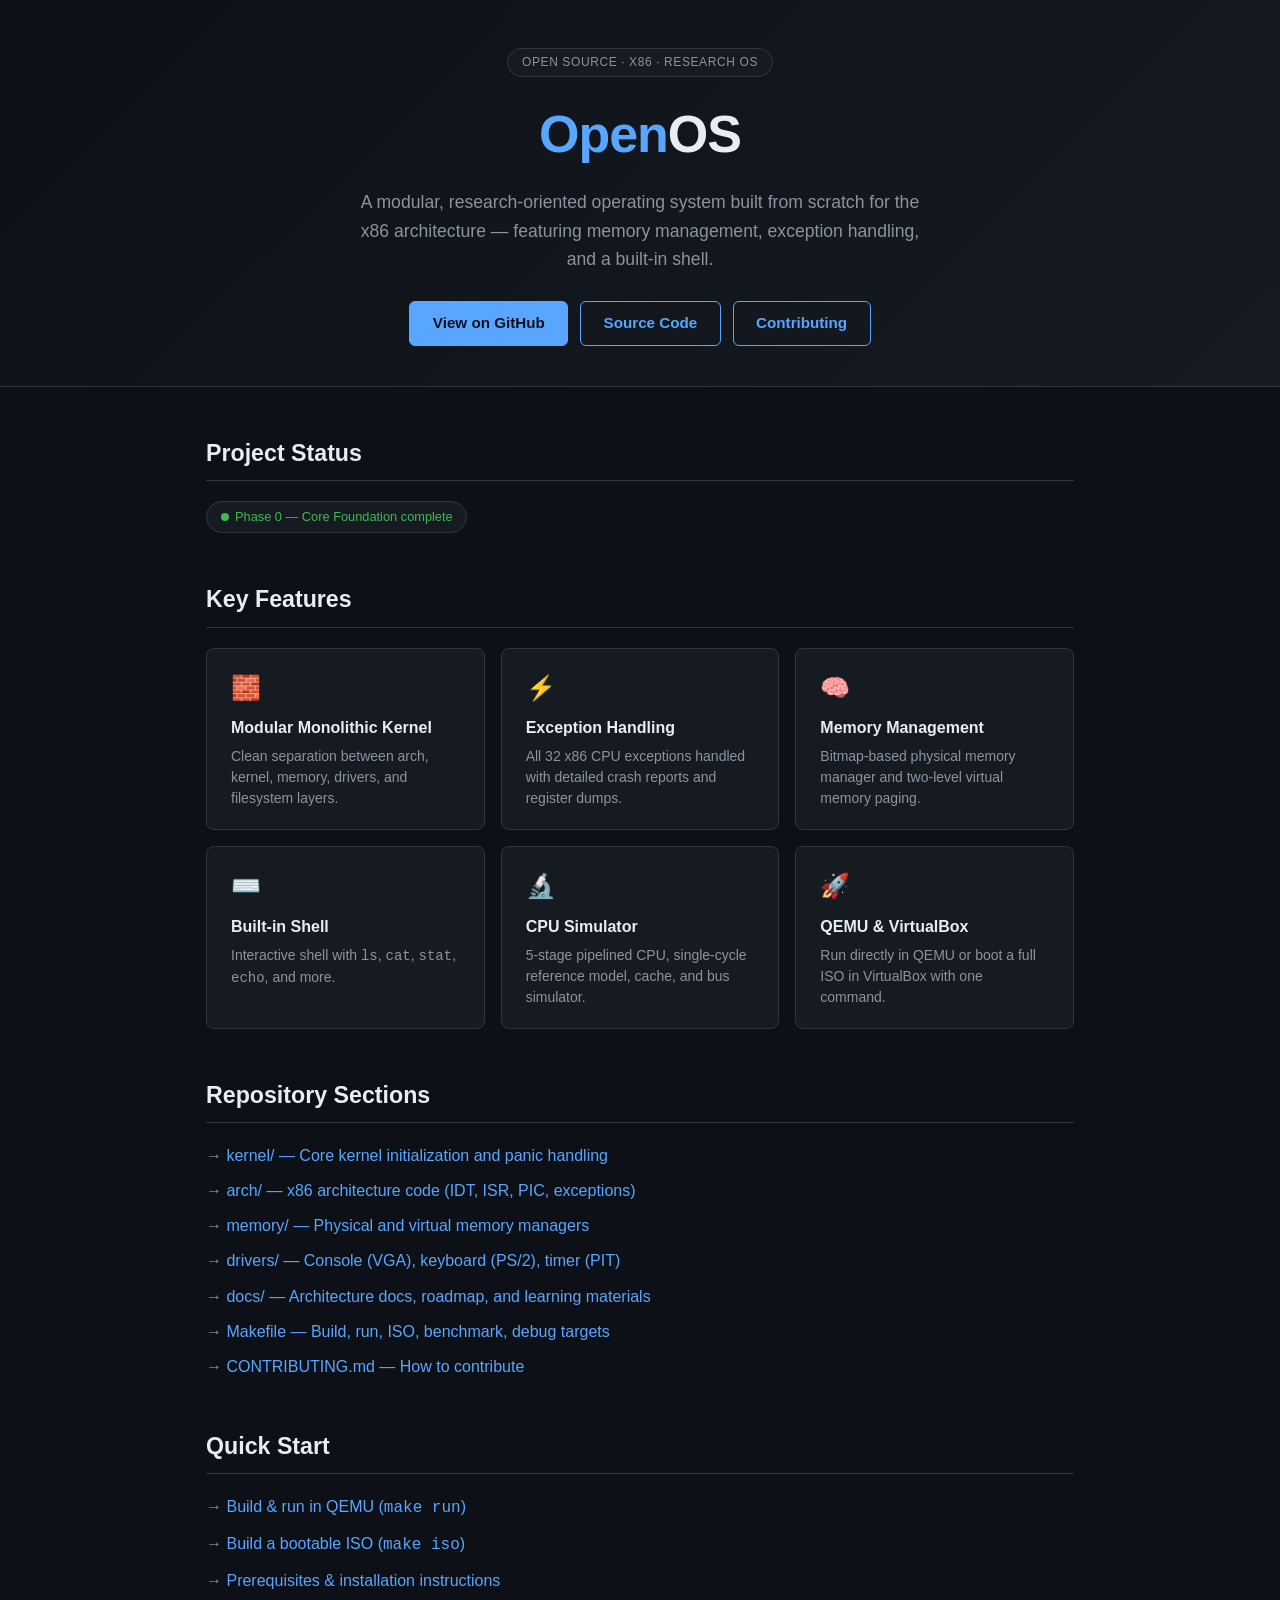
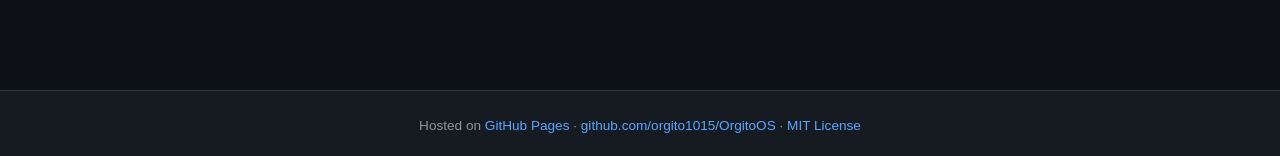
<file: docs/index.html>
<!DOCTYPE html>
<html lang="en">
<head>
  <meta charset="UTF-8" />
  <meta name="viewport" content="width=device-width, initial-scale=1.0" />
  <meta name="description" content="OrgitoOS — an open-source research operating system built from scratch for x86." />
  <title>OrgitoOS — Advanced Research Kernel</title>
  <link rel="stylesheet" href="assets/style.css" />
</head>
<body>

  <a class="skip-link" href="#main-content">Skip to main content</a>

  <!-- ── Hero / Header ── -->
  <header>
    <div class="hero-badge">Open Source · x86 · Research OS</div>
    <h1><span>Open</span>OS</h1>
    <p class="tagline">
      A modular, research-oriented operating system built from scratch for the
      x86 architecture — featuring memory management, exception handling, and
      a built-in shell.
    </p>
    <nav class="hero-actions" aria-label="Primary">
      <a class="btn btn-primary"
         href="https://github.com/orgito1015/OrgitoOS">
        View on GitHub
      </a>
      <a class="btn btn-secondary"
         href="https://github.com/orgito1015/OrgitoOS/tree/main/kernel">
        Source Code
      </a>
      <a class="btn btn-secondary"
         href="https://github.com/orgito1015/OrgitoOS/blob/main/CONTRIBUTING.md">
        Contributing
      </a>
    </nav>
  </header>

  <!-- ── Main Content ── -->
  <main id="main-content">

    <!-- Status -->
    <section aria-labelledby="status-heading">
      <h2 id="status-heading">Project Status</h2>
      <span class="status">Phase&nbsp;0 — Core Foundation complete</span>
    </section>

    <!-- Feature highlights -->
    <section aria-labelledby="features-heading">
      <h2 id="features-heading">Key Features</h2>
      <div class="card-grid">

        <div class="card">
          <div class="card-icon" aria-hidden="true">🧱</div>
          <h3>Modular Monolithic Kernel</h3>
          <p>Clean separation between arch, kernel, memory, drivers, and filesystem layers.</p>
        </div>

        <div class="card">
          <div class="card-icon" aria-hidden="true">⚡</div>
          <h3>Exception Handling</h3>
          <p>All 32 x86 CPU exceptions handled with detailed crash reports and register dumps.</p>
        </div>

        <div class="card">
          <div class="card-icon" aria-hidden="true">🧠</div>
          <h3>Memory Management</h3>
          <p>Bitmap-based physical memory manager and two-level virtual memory paging.</p>
        </div>

        <div class="card">
          <div class="card-icon" aria-hidden="true">⌨️</div>
          <h3>Built-in Shell</h3>
          <p>Interactive shell with <code>ls</code>, <code>cat</code>, <code>stat</code>, <code>echo</code>, and more.</p>
        </div>

        <div class="card">
          <div class="card-icon" aria-hidden="true">🔬</div>
          <h3>CPU Simulator</h3>
          <p>5-stage pipelined CPU, single-cycle reference model, cache, and bus simulator.</p>
        </div>

        <div class="card">
          <div class="card-icon" aria-hidden="true">🚀</div>
          <h3>QEMU &amp; VirtualBox</h3>
          <p>Run directly in QEMU or boot a full ISO in VirtualBox with one command.</p>
        </div>

      </div>
    </section>

    <!-- Repository sections -->
    <section aria-labelledby="repo-heading">
      <h2 id="repo-heading">Repository Sections</h2>
      <ul class="link-list">
        <li>
          <a href="https://github.com/orgito1015/OrgitoOS/tree/main/kernel">
            kernel/ — Core kernel initialization and panic handling
          </a>
        </li>
        <li>
          <a href="https://github.com/orgito1015/OrgitoOS/tree/main/arch">
            arch/ — x86 architecture code (IDT, ISR, PIC, exceptions)
          </a>
        </li>
        <li>
          <a href="https://github.com/orgito1015/OrgitoOS/tree/main/memory">
            memory/ — Physical and virtual memory managers
          </a>
        </li>
        <li>
          <a href="https://github.com/orgito1015/OrgitoOS/tree/main/drivers">
            drivers/ — Console (VGA), keyboard (PS/2), timer (PIT)
          </a>
        </li>
        <li>
          <a href="https://github.com/orgito1015/OrgitoOS/tree/main/docs">
            docs/ — Architecture docs, roadmap, and learning materials
          </a>
        </li>
        <li>
          <a href="https://github.com/orgito1015/OrgitoOS/blob/main/Makefile">
            Makefile — Build, run, ISO, benchmark, debug targets
          </a>
        </li>
        <li>
          <a href="https://github.com/orgito1015/OrgitoOS/blob/main/CONTRIBUTING.md">
            CONTRIBUTING.md — How to contribute
          </a>
        </li>
      </ul>
    </section>

    <!-- Quick start -->
    <section aria-labelledby="quickstart-heading">
      <h2 id="quickstart-heading">Quick Start</h2>
      <ul class="link-list">
        <li>
          <a href="https://github.com/orgito1015/OrgitoOS#-quick-start">
            Build &amp; run in QEMU (<code>make run</code>)
          </a>
        </li>
        <li>
          <a href="https://github.com/orgito1015/OrgitoOS#build-bootable-iso">
            Build a bootable ISO (<code>make iso</code>)
          </a>
        </li>
        <li>
          <a href="https://github.com/orgito1015/OrgitoOS#-build--run">
            Prerequisites &amp; installation instructions
          </a>
        </li>
      </ul>
    </section>

  </main>

  <!-- ── Footer ── -->
  <footer>
    <p>
      Hosted on
      <a href="https://pages.github.com/" rel="noopener noreferrer">GitHub Pages</a>
      ·
      <a href="https://github.com/orgito1015/OrgitoOS" rel="noopener noreferrer">
        github.com/orgito1015/OrgitoOS
      </a>
      ·
      <a href="https://github.com/orgito1015/OrgitoOS/blob/main/LICENSE" rel="noopener noreferrer">
        MIT License
      </a>
    </p>
  </footer>

</body>
</html>
</file>
<file: docs/assets/style.css>
/* OrgitoOS GitHub Pages — minimal stylesheet */

*, *::before, *::after {
  box-sizing: border-box;
  margin: 0;
  padding: 0;
}

:root {
  --color-bg: #0d1117;
  --color-surface: #161b22;
  --color-border: #30363d;
  --color-accent: #58a6ff;
  --color-accent-hover: #79c0ff;
  --color-text: #e6edf3;
  --color-text-muted: #8b949e;
  --color-success: #3fb950;
  --font-sans: -apple-system, BlinkMacSystemFont, "Segoe UI", Helvetica, Arial, sans-serif;
  --font-mono: "SFMono-Regular", Consolas, "Liberation Mono", Menlo, monospace;
}

html {
  scroll-behavior: smooth;
}

body {
  background-color: var(--color-bg);
  color: var(--color-text);
  font-family: var(--font-sans);
  font-size: 1rem;
  line-height: 1.6;
  min-height: 100vh;
  display: flex;
  flex-direction: column;
}

/* ── Skip link (accessibility) ── */
.skip-link {
  position: absolute;
  left: -9999px;
  top: auto;
  width: 1px;
  height: 1px;
  overflow: hidden;
}
.skip-link:focus {
  position: fixed;
  top: 0.5rem;
  left: 0.5rem;
  width: auto;
  height: auto;
  padding: 0.5rem 1rem;
  background: var(--color-accent);
  color: #000;
  border-radius: 4px;
  z-index: 9999;
  font-weight: 600;
}

/* ── Header / hero ── */
header {
  background: linear-gradient(135deg, #0d1117 0%, #161b22 100%);
  border-bottom: 1px solid var(--color-border);
  padding: 3rem 1rem 2.5rem;
  text-align: center;
}

.hero-badge {
  display: inline-block;
  background: var(--color-surface);
  border: 1px solid var(--color-border);
  border-radius: 9999px;
  padding: 0.25rem 0.85rem;
  font-size: 0.75rem;
  color: var(--color-text-muted);
  letter-spacing: 0.05em;
  text-transform: uppercase;
  margin-bottom: 1rem;
}

header h1 {
  font-size: clamp(2rem, 5vw, 3.25rem);
  font-weight: 800;
  letter-spacing: -0.02em;
  color: var(--color-text);
  margin-bottom: 0.75rem;
}

header h1 span {
  color: var(--color-accent);
}

header p.tagline {
  font-size: 1.1rem;
  color: var(--color-text-muted);
  max-width: 560px;
  margin: 0 auto 1.75rem;
}

.hero-actions {
  display: flex;
  flex-wrap: wrap;
  gap: 0.75rem;
  justify-content: center;
}

.btn {
  display: inline-block;
  padding: 0.6rem 1.4rem;
  border-radius: 6px;
  font-size: 0.95rem;
  font-weight: 600;
  text-decoration: none;
  transition: background 0.15s, color 0.15s, border-color 0.15s;
}

.btn-primary {
  background: var(--color-accent);
  color: #0d1117;
  border: 1px solid var(--color-accent);
}
.btn-primary:hover,
.btn-primary:focus-visible {
  background: var(--color-accent-hover);
  border-color: var(--color-accent-hover);
}

.btn-secondary {
  background: transparent;
  color: var(--color-accent);
  border: 1px solid var(--color-accent);
}
.btn-secondary:hover,
.btn-secondary:focus-visible {
  background: rgba(88, 166, 255, 0.1);
}

/* ── Main content ── */
main {
  flex: 1;
  max-width: 900px;
  width: 100%;
  margin: 0 auto;
  padding: 3rem 1rem;
}

/* ── Section headings ── */
section {
  margin-bottom: 3rem;
}

section h2 {
  font-size: 1.45rem;
  font-weight: 700;
  color: var(--color-text);
  margin-bottom: 1.25rem;
  padding-bottom: 0.5rem;
  border-bottom: 1px solid var(--color-border);
}

/* ── Feature cards grid ── */
.card-grid {
  display: grid;
  grid-template-columns: repeat(auto-fill, minmax(230px, 1fr));
  gap: 1rem;
}

.card {
  background: var(--color-surface);
  border: 1px solid var(--color-border);
  border-radius: 8px;
  padding: 1.25rem 1.5rem;
  transition: border-color 0.15s;
}
.card:hover {
  border-color: var(--color-accent);
}

.card-icon {
  font-size: 1.5rem;
  margin-bottom: 0.5rem;
}

.card h3 {
  font-size: 1rem;
  font-weight: 700;
  color: var(--color-text);
  margin-bottom: 0.35rem;
}

.card p {
  font-size: 0.875rem;
  color: var(--color-text-muted);
  line-height: 1.5;
}

/* ── Links list ── */
.link-list {
  list-style: none;
  display: flex;
  flex-direction: column;
  gap: 0.6rem;
}

.link-list a {
  color: var(--color-accent);
  text-decoration: none;
  font-weight: 500;
}
.link-list a:hover,
.link-list a:focus-visible {
  color: var(--color-accent-hover);
  text-decoration: underline;
}

.link-list li::before {
  content: "→ ";
  color: var(--color-text-muted);
}

/* ── Status badge ── */
.status {
  display: inline-flex;
  align-items: center;
  gap: 0.4rem;
  background: var(--color-surface);
  border: 1px solid var(--color-border);
  border-radius: 9999px;
  padding: 0.3rem 0.85rem;
  font-size: 0.8rem;
  color: var(--color-success);
}
.status::before {
  content: "";
  width: 8px;
  height: 8px;
  border-radius: 50%;
  background: var(--color-success);
}

/* ── Footer ── */
footer {
  background: var(--color-surface);
  border-top: 1px solid var(--color-border);
  text-align: center;
  padding: 1.5rem 1rem;
  font-size: 0.85rem;
  color: var(--color-text-muted);
}

footer a {
  color: var(--color-accent);
  text-decoration: none;
}
footer a:hover {
  text-decoration: underline;
}

/* ── Responsive tweaks ── */
@media (max-width: 600px) {
  header {
    padding: 2rem 1rem 1.75rem;
  }

  .card-grid {
    grid-template-columns: 1fr;
  }
}
</file>
